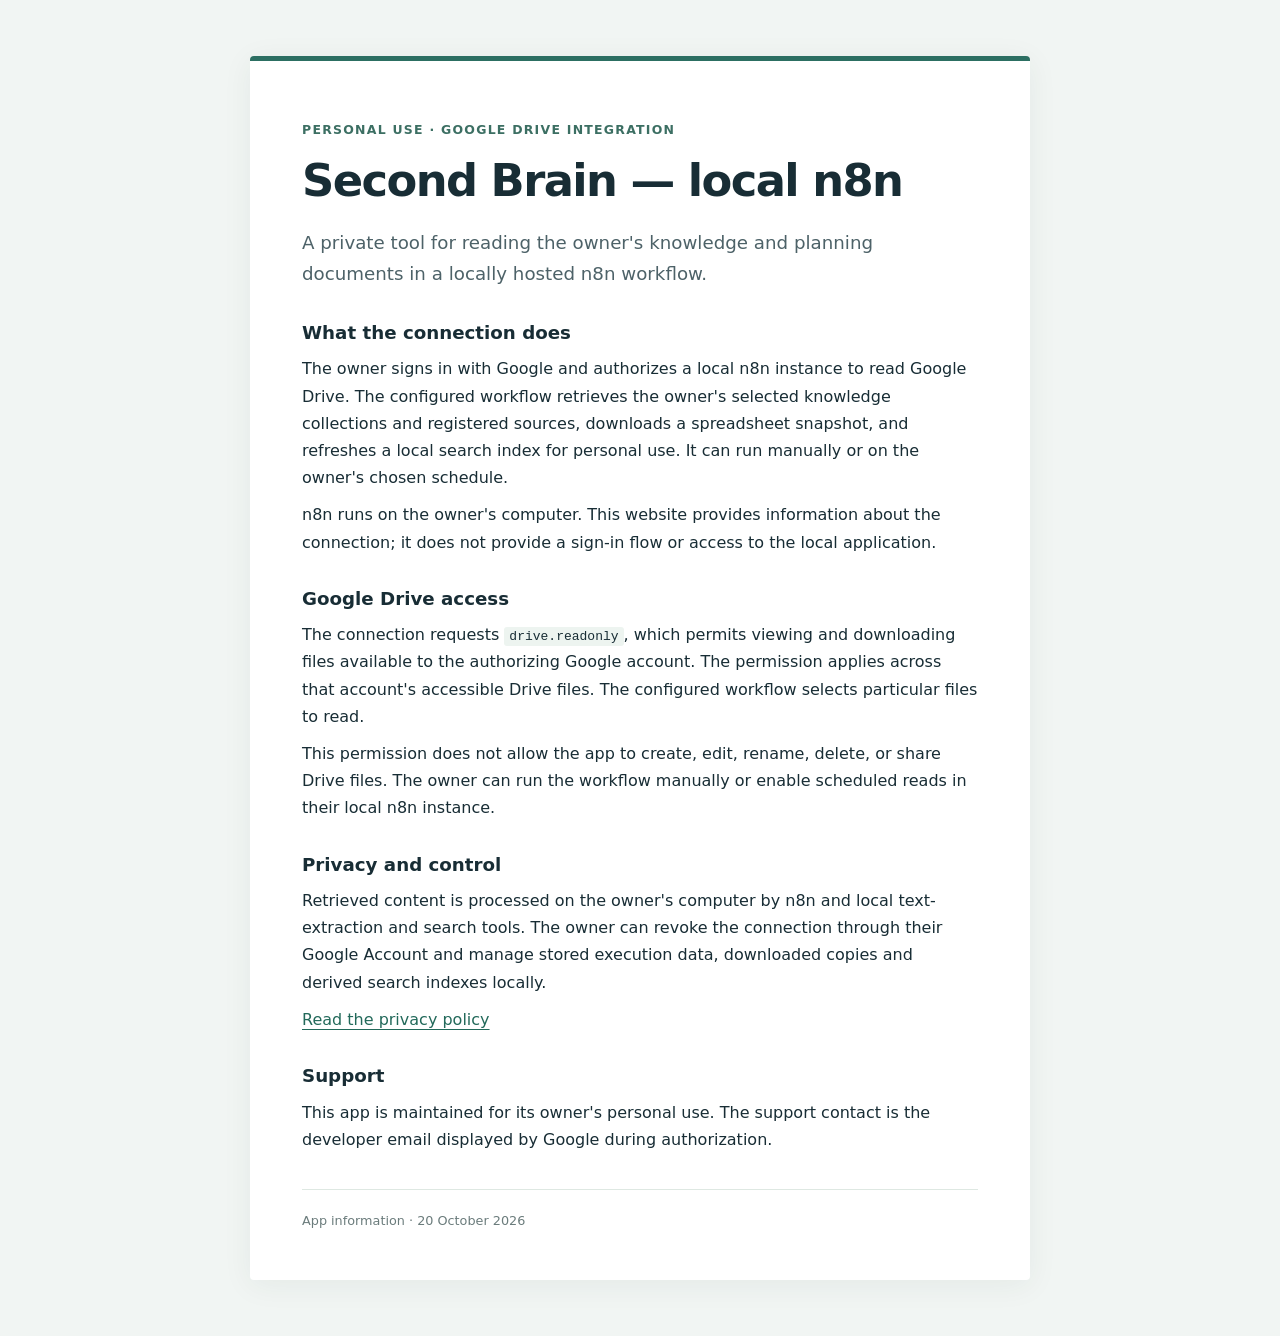
<file: index.html>
<!doctype html>
<html lang="en">
<head>
  <meta charset="utf-8">
  <meta name="viewport" content="width=device-width,initial-scale=1">
  <meta name="robots" content="noindex,nofollow">
  <meta name="description" content="Information about Second Brain — local n8n, a personal Google Drive connection.">
  <title>Second Brain — local n8n</title>
  <link rel="stylesheet" href="style.css">
</head>
<body>
  <main>
    <p class="eyebrow">Personal use · Google Drive integration</p>
    <h1>Second Brain — local n8n</h1>
    <p class="lead">A private tool for reading the owner's knowledge and planning documents in a locally hosted n8n workflow.</p>
    <section aria-labelledby="purpose">
      <h2 id="purpose">What the connection does</h2>
      <p>The owner signs in with Google and authorizes a local n8n instance to read Google Drive. The configured workflow retrieves the owner's selected knowledge collections and registered sources, downloads a spreadsheet snapshot, and refreshes a local search index for personal use. It can run manually or on the owner's chosen schedule.</p>
      <p>n8n runs on the owner's computer. This website provides information about the connection; it does not provide a sign-in flow or access to the local application.</p>
    </section>
    <section aria-labelledby="access">
      <h2 id="access">Google Drive access</h2>
      <p>The connection requests <code>drive.readonly</code>, which permits viewing and downloading files available to the authorizing Google account. The permission applies across that account's accessible Drive files. The configured workflow selects particular files to read.</p>
      <p>This permission does not allow the app to create, edit, rename, delete, or share Drive files. The owner can run the workflow manually or enable scheduled reads in their local n8n instance.</p>
    </section>
    <section aria-labelledby="privacy">
      <h2 id="privacy">Privacy and control</h2>
      <p>Retrieved content is processed on the owner's computer by n8n and local text-extraction and search tools. The owner can revoke the connection through their Google Account and manage stored execution data, downloaded copies and derived search indexes locally.</p>
      <p><a href="privacy.html">Read the privacy policy</a></p>
    </section>
    <section aria-labelledby="contact">
      <h2 id="contact">Support</h2>
      <p>This app is maintained for its owner's personal use. The support contact is the developer email displayed by Google during authorization.</p>
    </section>
    <footer>App information · 20 October 2026</footer>
  </main>
</body>
</html>
</file>
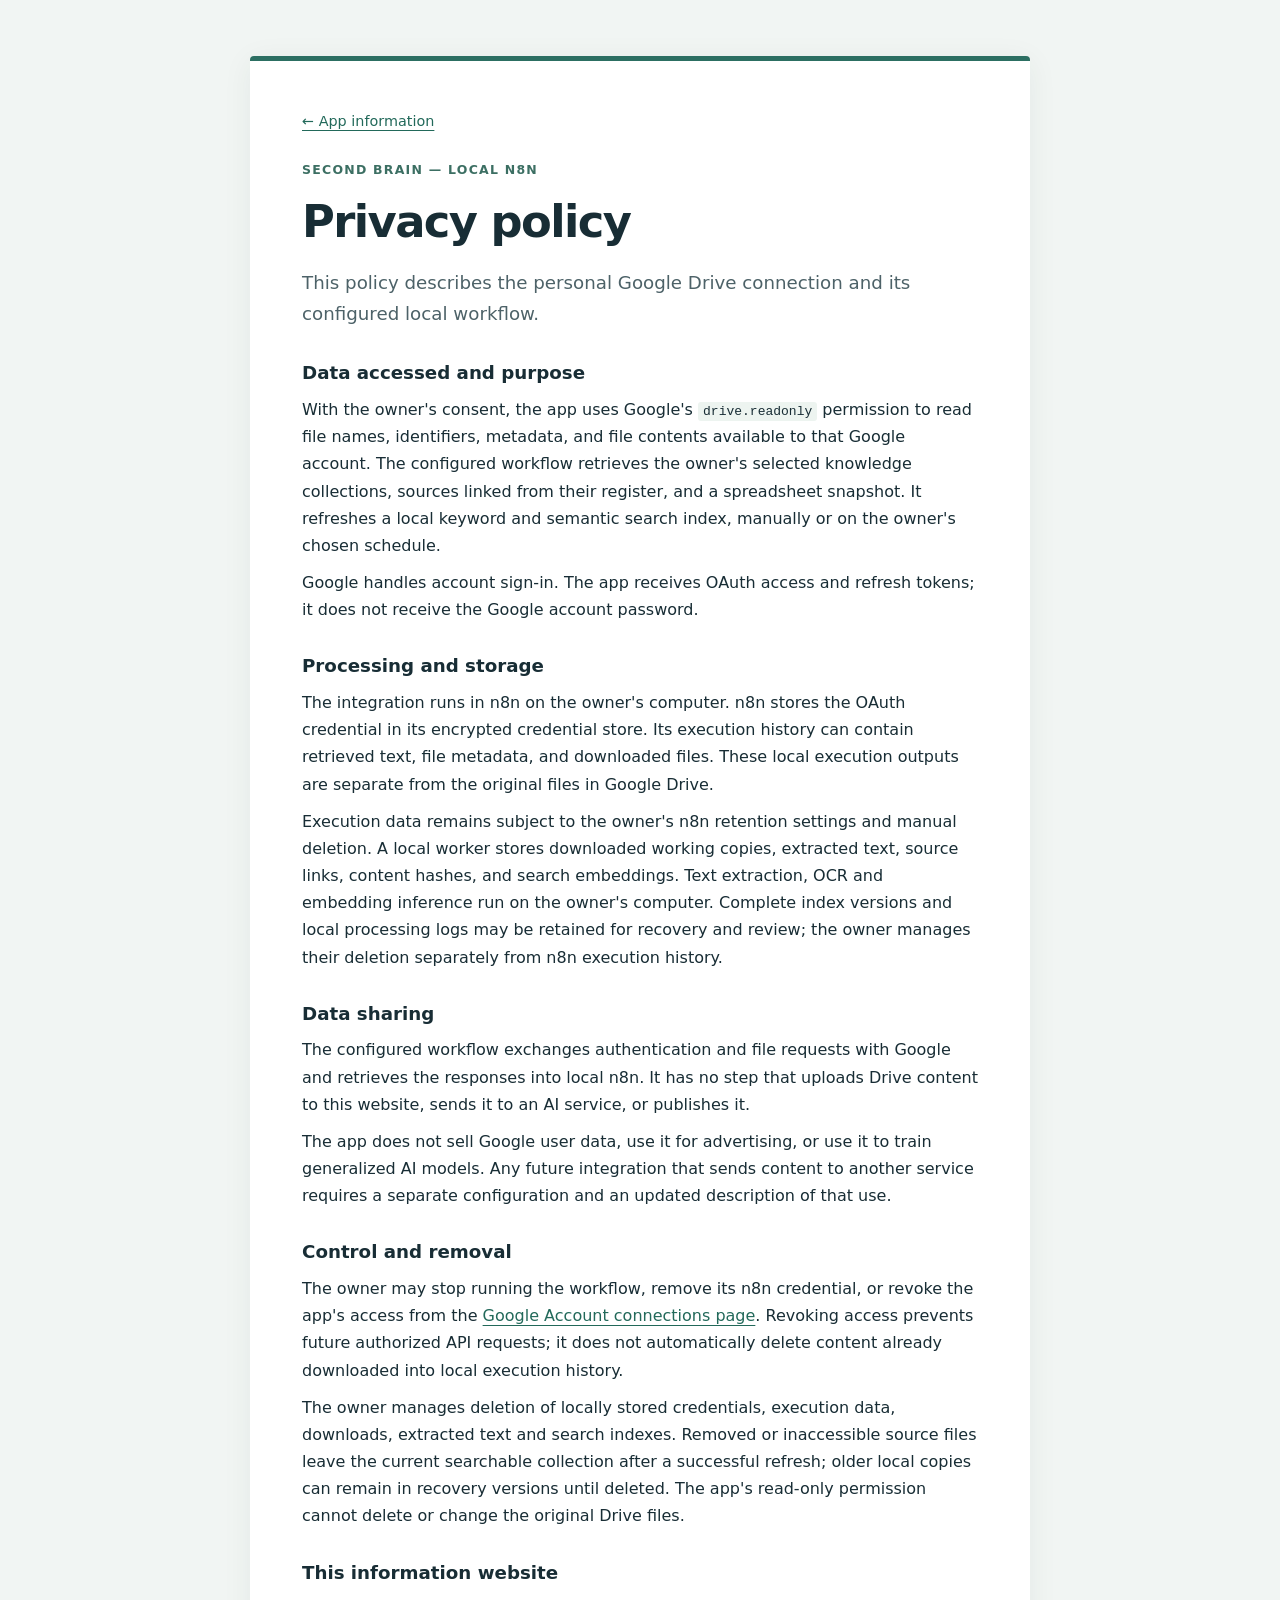
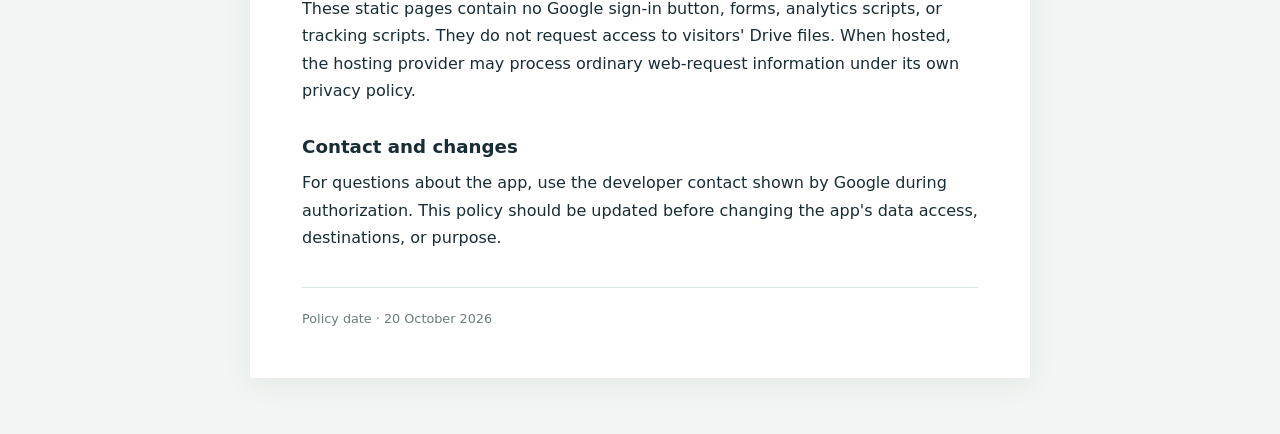
<file: privacy.html>
<!doctype html>
<html lang="en">
<head>
  <meta charset="utf-8">
  <meta name="viewport" content="width=device-width,initial-scale=1">
  <meta name="robots" content="noindex,nofollow">
  <meta name="description" content="Privacy information for the personal Second Brain — local n8n Google Drive connection.">
  <title>Privacy · Second Brain — local n8n</title>
  <link rel="stylesheet" href="style.css">
</head>
<body>
  <main>
    <nav><a href="index.html">← App information</a></nav>
    <p class="eyebrow">Second Brain — local n8n</p>
    <h1>Privacy policy</h1>
    <p class="lead">This policy describes the personal Google Drive connection and its configured local workflow.</p>
    <section>
      <h2>Data accessed and purpose</h2>
      <p>With the owner's consent, the app uses Google's <code>drive.readonly</code> permission to read file names, identifiers, metadata, and file contents available to that Google account. The configured workflow retrieves the owner's selected knowledge collections, sources linked from their register, and a spreadsheet snapshot. It refreshes a local keyword and semantic search index, manually or on the owner's chosen schedule.</p>
      <p>Google handles account sign-in. The app receives OAuth access and refresh tokens; it does not receive the Google account password.</p>
    </section>
    <section>
      <h2>Processing and storage</h2>
      <p>The integration runs in n8n on the owner's computer. n8n stores the OAuth credential in its encrypted credential store. Its execution history can contain retrieved text, file metadata, and downloaded files. These local execution outputs are separate from the original files in Google Drive.</p>
      <p>Execution data remains subject to the owner's n8n retention settings and manual deletion. A local worker stores downloaded working copies, extracted text, source links, content hashes, and search embeddings. Text extraction, OCR and embedding inference run on the owner's computer. Complete index versions and local processing logs may be retained for recovery and review; the owner manages their deletion separately from n8n execution history.</p>
    </section>
    <section>
      <h2>Data sharing</h2>
      <p>The configured workflow exchanges authentication and file requests with Google and retrieves the responses into local n8n. It has no step that uploads Drive content to this website, sends it to an AI service, or publishes it.</p>
      <p>The app does not sell Google user data, use it for advertising, or use it to train generalized AI models. Any future integration that sends content to another service requires a separate configuration and an updated description of that use.</p>
    </section>
    <section>
      <h2>Control and removal</h2>
      <p>The owner may stop running the workflow, remove its n8n credential, or revoke the app's access from the <a href="https://myaccount.google.com/connections">Google Account connections page</a>. Revoking access prevents future authorized API requests; it does not automatically delete content already downloaded into local execution history.</p>
      <p>The owner manages deletion of locally stored credentials, execution data, downloads, extracted text and search indexes. Removed or inaccessible source files leave the current searchable collection after a successful refresh; older local copies can remain in recovery versions until deleted. The app's read-only permission cannot delete or change the original Drive files.</p>
    </section>
    <section>
      <h2>This information website</h2>
      <p>These static pages contain no Google sign-in button, forms, analytics scripts, or tracking scripts. They do not request access to visitors' Drive files. When hosted, the hosting provider may process ordinary web-request information under its own privacy policy.</p>
    </section>
    <section>
      <h2>Contact and changes</h2>
      <p>For questions about the app, use the developer contact shown by Google during authorization. This policy should be updated before changing the app's data access, destinations, or purpose.</p>
    </section>
    <footer>Policy date · 20 October 2026</footer>
  </main>
</body>
</html>
</file>
<file: style.css>
:root { color-scheme: light; font-family: system-ui, -apple-system, "Segoe UI", sans-serif; color: #182d35; background: #f1f5f3; }
* { box-sizing: border-box; }
body { margin: 0; line-height: 1.7; }
main { max-width: 780px; margin: 56px auto; padding: 48px 52px; background: #fff; border-top: 5px solid #2c6f62; border-radius: 4px; box-shadow: 0 5px 30px #193c3210; }
.eyebrow { color: #3c6f63; font-size: .78rem; font-weight: 700; letter-spacing: .1em; text-transform: uppercase; }
h1 { margin: 14px 0 20px; font-size: clamp(2rem, 4vw, 2.8rem); line-height: 1.2; letter-spacing: -.035em; }
h2 { margin: 0 0 8px; font-size: 1.14rem; line-height: 1.4; }
.lead { font-size: 1.14rem; color: #4d6268; }
section { margin-top: 30px; }
p { margin: 10px 0; }
a { color: #22695a; text-underline-offset: 4px; }
a:focus-visible { outline: 3px solid #e2ae44; outline-offset: 4px; }
code { padding: 2px 5px; border-radius: 3px; background: #edf4f0; overflow-wrap: anywhere; }
nav { margin-bottom: 26px; font-size: .9rem; }
footer { margin-top: 36px; padding-top: 20px; border-top: 1px solid #dee8e2; color: #6b7c7c; font-size: .8rem; }
@media (max-width: 680px) { main { margin: 16px; padding: 28px 24px; } }
</file>
